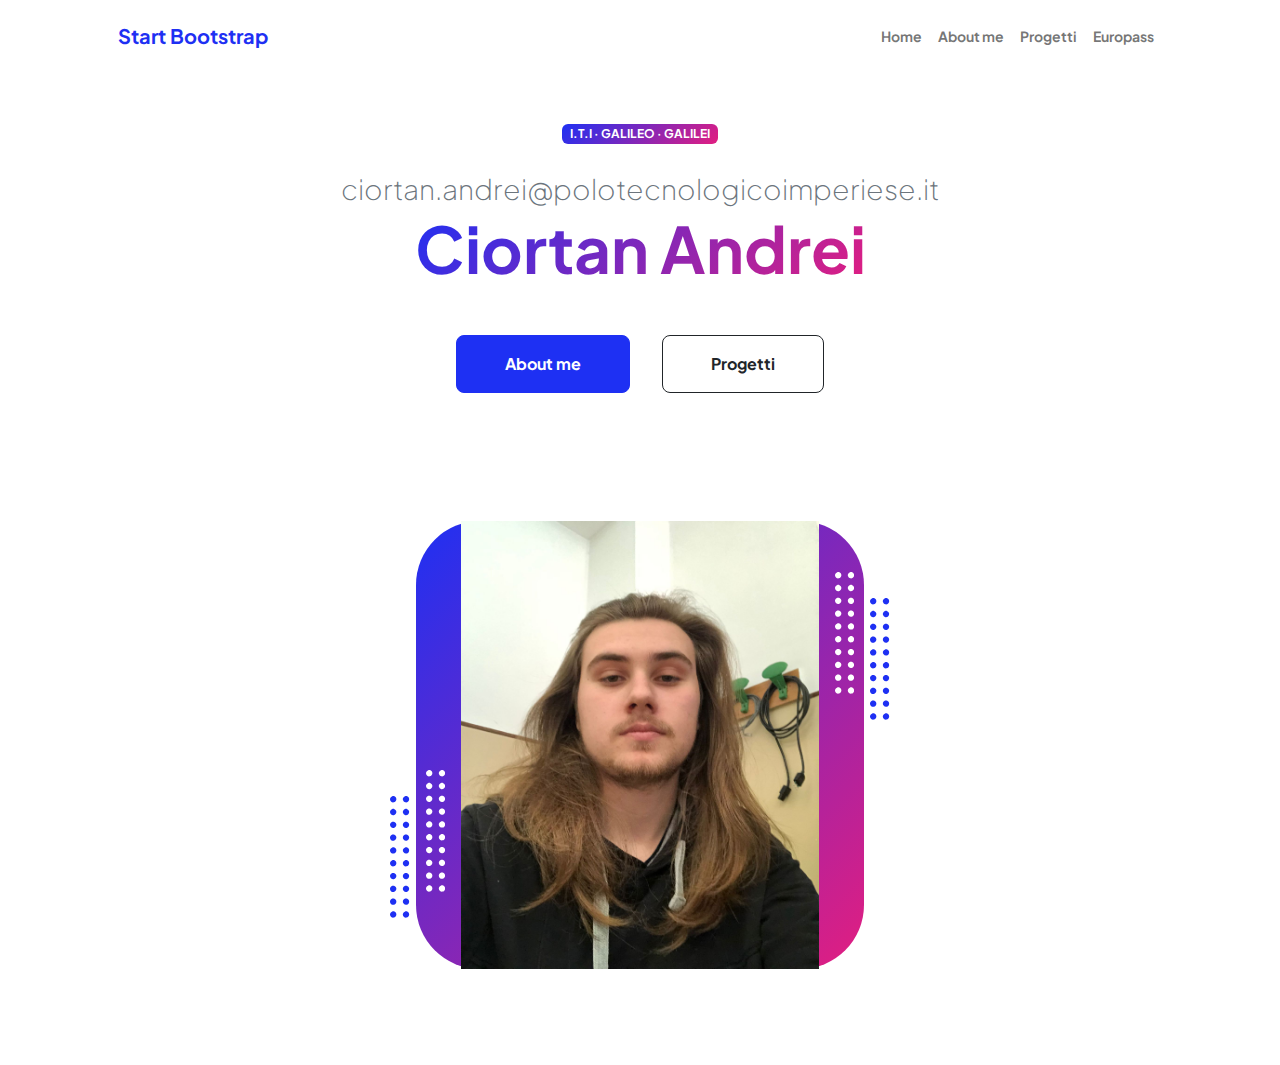
<file: index.html>
<!DOCTYPE html>
<html lang="en">
    <head>
        <meta charset="utf-8" />
        <meta name="viewport" content="width=device-width, initial-scale=1, shrink-to-fit=no" />
        <meta name="description" content="" />
        <meta name="author" content="" />
        <title>Personal - Start Bootstrap Theme</title>
        <!-- Favicon-->
        <link rel="icon" type="image/x-icon" href="assets/favicon.ico" />
        <!-- Custom Google font-->
        <link rel="preconnect" href="https://fonts.googleapis.com" />
        <link rel="preconnect" href="https://fonts.gstatic.com" crossorigin />
        <link href="https://fonts.googleapis.com/css2?family=Plus+Jakarta+Sans:wght@100;200;300;400;500;600;700;800;900&amp;display=swap" rel="stylesheet" />
        <!-- Bootstrap icons-->
        <link href="https://cdn.jsdelivr.net/npm/bootstrap-icons@1.8.1/font/bootstrap-icons.css" rel="stylesheet" />
        <!-- Core theme CSS (includes Bootstrap)-->
        <link href="css/styles.css" rel="stylesheet" />
    </head>
    <body class="d-flex flex-column h-100">
        <main class="flex-shrink-0">
            <!-- Navigation-->
            <nav class="navbar navbar-expand-lg navbar-light bg-white py-3">
                <div class="container px-5">
                    <a class="navbar-brand" href="index.html"><span class="fw-bolder text-primary">Start Bootstrap</span></a>
                    <button class="navbar-toggler" type="button" data-bs-toggle="collapse" data-bs-target="#navbarSupportedContent" aria-controls="navbarSupportedContent" aria-expanded="false" aria-label="Toggle navigation"><span class="navbar-toggler-icon"></span></button>
                    <div class="collapse navbar-collapse" id="navbarSupportedContent">
                        <ul class="navbar-nav ms-auto mb-2 mb-lg-0 small fw-bolder">
                            <li class="nav-item"><a class="nav-link" href="index.html">Home</a></li>
                            <li class="nav-item"><a class="nav-link" href="resume.html">About me</a></li>
                            <li class="nav-item"><a class="nav-link" href="projects.html">Progetti</a></li>
                            <li class="nav-item"><a class="nav-link" href="https://europa.eu/europass/eportfolio/api/eprofile/shared-profile/f57600c1-5932-4915-af40-7e7634177da6?view=html">Europass</a></li>
                        </ul>
                    </div>
                </div>
            </nav>
            <!-- Header-->
            <header class="py-5">
                <div class="container px-5 pb-5">
                    <div class="row gx-5 align-items-center">
                        <div class="col-xxl-5">
                            <!-- Header text content-->
                            <div class="text-center text-xxl-start">
                                <div class="badge bg-gradient-primary-to-secondary text-white mb-4"><div class="text-uppercase">I.T.I &middot; Galileo &middot; Galilei</div></div>
                                <div class="fs-3 fw-light text-muted">ciortan.andrei@polotecnologicoimperiese.it</div>
                                <h1 class="display-3 fw-bolder mb-5"><span class="text-gradient d-inline">Ciortan Andrei</span></h1>
                                <div class="d-grid gap-3 d-sm-flex justify-content-sm-center justify-content-xxl-start mb-3">
                                    <a class="btn btn-primary btn-lg px-5 py-3 me-sm-3 fs-6 fw-bolder" href="resume.html">About me</a>
                                    <a class="btn btn-outline-dark btn-lg px-5 py-3 fs-6 fw-bolder" href="projects.html">Progetti</a>
                                </div>
                            </div>
                        </div>
                        <div class="col-xxl-7">
                            <!-- Header profile picture-->
                            <div class="d-flex justify-content-center mt-5 mt-xxl-0">
                                <div class="profile bg-gradient-primary-to-secondary">
                                    <!-- TIP: For best results, use a photo with a transparent background like the demo example below-->
                                    <!-- Watch a tutorial on how to do this on YouTube (link)-->
                                    <img class="foto" src="assets/WhatsApp Image 2023-06-28 at 20.47.36.jpeg" alt="..." />
                                    <div class="dots-1">
                                        <!-- SVG Dots-->
                                        <svg version="1.1" xmlns="http://www.w3.org/2000/svg" xmlns:xlink="http://www.w3.org/1999/xlink" x="0px" y="0px" viewBox="0 0 191.6 1215.4" style="enable-background: new 0 0 191.6 1215.4" xml:space="preserve">
                                            <g transform="translate(0.000000,1280.000000) scale(0.100000,-0.100000)">
                                                <path d="M227.7,12788.6c-105-35-200-141-222-248c-43-206,163-412,369-369c155,32,275,190,260,339c-11,105-90,213-190,262        C383.7,12801.6,289.7,12808.6,227.7,12788.6z"></path>
                                                <path d="M1507.7,12788.6c-151-50-253-216-222-362c25-119,136-230,254-255c194-41,395,142,375,339c-11,105-90,213-190,262        C1663.7,12801.6,1569.7,12808.6,1507.7,12788.6z"></path>
                                                <path d="M227.7,11508.6c-105-35-200-141-222-248c-43-206,163-412,369-369c155,32,275,190,260,339c-11,105-90,213-190,262        C383.7,11521.6,289.7,11528.6,227.7,11508.6z"></path>
                                                <path d="M1507.7,11508.6c-151-50-253-216-222-362c25-119,136-230,254-255c194-41,395,142,375,339c-11,105-90,213-190,262        C1663.7,11521.6,1569.7,11528.6,1507.7,11508.6z"></path>
                                                <path d="M227.7,10228.6c-105-35-200-141-222-248c-43-206,163-412,369-369c155,32,275,190,260,339c-11,105-90,213-190,262        C383.7,10241.6,289.7,10248.6,227.7,10228.6z"></path>
                                                <path d="M1507.7,10228.6c-105-35-200-141-222-248c-43-206,163-412,369-369c155,32,275,190,260,339c-11,105-90,213-190,262        C1663.7,10241.6,1569.7,10248.6,1507.7,10228.6z"></path>
                                                <path d="M227.7,8948.6c-105-35-200-141-222-248c-43-206,163-412,369-369c155,32,275,190,260,339c-11,105-90,213-190,262        C383.7,8961.6,289.7,8968.6,227.7,8948.6z"></path>
                                                <path d="M1507.7,8948.6c-105-35-200-141-222-248c-43-206,163-412,369-369c155,32,275,190,260,339c-11,105-90,213-190,262        C1663.7,8961.6,1569.7,8968.6,1507.7,8948.6z"></path>
                                                <path d="M227.7,7668.6c-105-35-200-141-222-248c-43-206,163-412,369-369c155,32,275,190,260,339c-11,105-90,213-190,262        C383.7,7681.6,289.7,7688.6,227.7,7668.6z"></path>
                                                <path d="M1507.7,7668.6c-105-35-200-141-222-248c-43-206,163-412,369-369c155,32,275,190,260,339c-11,105-90,213-190,262        C1663.7,7681.6,1569.7,7688.6,1507.7,7668.6z"></path>
                                                <path d="M227.7,6388.6c-105-35-200-141-222-248c-43-206,163-412,369-369c155,32,275,190,260,339c-11,105-90,213-190,262        C383.7,6401.6,289.7,6408.6,227.7,6388.6z"></path>
                                                <path d="M1507.7,6388.6c-105-35-200-141-222-248c-43-206,163-412,369-369c155,32,275,190,260,339c-11,105-90,213-190,262        C1663.7,6401.6,1569.7,6408.6,1507.7,6388.6z"></path>
                                                <path d="M227.7,5108.6c-105-35-200-141-222-248c-43-206,163-412,369-369c155,32,275,190,260,339c-11,105-90,213-190,262        C383.7,5121.6,289.7,5128.6,227.7,5108.6z"></path>
                                                <path d="M1507.7,5108.6c-105-35-200-141-222-248c-43-206,163-412,369-369c155,32,275,190,260,339c-11,105-90,213-190,262        C1663.7,5121.6,1569.7,5128.6,1507.7,5108.6z"></path>
                                                <path d="M227.7,3828.6c-105-35-200-141-222-248c-43-206,163-412,369-369c155,32,275,190,260,339c-11,105-90,213-190,262        C383.7,3841.6,289.7,3848.6,227.7,3828.6z"></path>
                                                <path d="M1507.7,3828.6c-105-35-200-141-222-248c-43-206,163-412,369-369c155,32,275,190,260,339c-11,105-90,213-190,262        C1663.7,3841.6,1569.7,3848.6,1507.7,3828.6z"></path>
                                                <path d="M227.7,2548.6c-105-35-200-141-222-248c-43-206,163-412,369-369c155,32,275,190,260,339c-11,105-90,213-190,262        C383.7,2561.6,289.7,2568.6,227.7,2548.6z"></path>
                                                <path d="M1507.7,2548.6c-105-35-200-141-222-248c-43-206,163-412,369-369c155,32,275,190,260,339c-11,105-90,213-190,262        C1663.7,2561.6,1569.7,2568.6,1507.7,2548.6z"></path>
                                                <path d="M227.7,1268.6c-105-35-200-141-222-248c-43-206,163-412,369-369c155,32,275,190,260,339c-11,105-90,213-190,262        C383.7,1281.6,289.7,1288.6,227.7,1268.6z"></path>
                                                <path d="M1507.7,1268.6c-105-35-200-141-222-248c-43-206,163-412,369-369c155,32,275,190,260,339c-11,105-90,213-190,262        C1663.7,1281.6,1569.7,1288.6,1507.7,1268.6z"></path>
                                            </g>
                                        </svg>
                                        <!-- END of SVG dots-->
                                    </div>
                                    <div class="dots-2">
                                        <!-- SVG Dots-->
                                        <svg version="1.1" xmlns="http://www.w3.org/2000/svg" xmlns:xlink="http://www.w3.org/1999/xlink" x="0px" y="0px" viewBox="0 0 191.6 1215.4" style="enable-background: new 0 0 191.6 1215.4" xml:space="preserve">
                                            <g transform="translate(0.000000,1280.000000) scale(0.100000,-0.100000)">
                                                <path d="M227.7,12788.6c-105-35-200-141-222-248c-43-206,163-412,369-369c155,32,275,190,260,339c-11,105-90,213-190,262        C383.7,12801.6,289.7,12808.6,227.7,12788.6z"></path>
                                                <path d="M1507.7,12788.6c-151-50-253-216-222-362c25-119,136-230,254-255c194-41,395,142,375,339c-11,105-90,213-190,262        C1663.7,12801.6,1569.7,12808.6,1507.7,12788.6z"></path>
                                                <path d="M227.7,11508.6c-105-35-200-141-222-248c-43-206,163-412,369-369c155,32,275,190,260,339c-11,105-90,213-190,262        C383.7,11521.6,289.7,11528.6,227.7,11508.6z"></path>
                                                <path d="M1507.7,11508.6c-151-50-253-216-222-362c25-119,136-230,254-255c194-41,395,142,375,339c-11,105-90,213-190,262        C1663.7,11521.6,1569.7,11528.6,1507.7,11508.6z"></path>
                                                <path d="M227.7,10228.6c-105-35-200-141-222-248c-43-206,163-412,369-369c155,32,275,190,260,339c-11,105-90,213-190,262        C383.7,10241.6,289.7,10248.6,227.7,10228.6z"></path>
                                                <path d="M1507.7,10228.6c-105-35-200-141-222-248c-43-206,163-412,369-369c155,32,275,190,260,339c-11,105-90,213-190,262        C1663.7,10241.6,1569.7,10248.6,1507.7,10228.6z"></path>
                                                <path d="M227.7,8948.6c-105-35-200-141-222-248c-43-206,163-412,369-369c155,32,275,190,260,339c-11,105-90,213-190,262        C383.7,8961.6,289.7,8968.6,227.7,8948.6z"></path>
                                                <path d="M1507.7,8948.6c-105-35-200-141-222-248c-43-206,163-412,369-369c155,32,275,190,260,339c-11,105-90,213-190,262        C1663.7,8961.6,1569.7,8968.6,1507.7,8948.6z"></path>
                                                <path d="M227.7,7668.6c-105-35-200-141-222-248c-43-206,163-412,369-369c155,32,275,190,260,339c-11,105-90,213-190,262        C383.7,7681.6,289.7,7688.6,227.7,7668.6z"></path>
                                                <path d="M1507.7,7668.6c-105-35-200-141-222-248c-43-206,163-412,369-369c155,32,275,190,260,339c-11,105-90,213-190,262        C1663.7,7681.6,1569.7,7688.6,1507.7,7668.6z"></path>
                                                <path d="M227.7,6388.6c-105-35-200-141-222-248c-43-206,163-412,369-369c155,32,275,190,260,339c-11,105-90,213-190,262        C383.7,6401.6,289.7,6408.6,227.7,6388.6z"></path>
                                                <path d="M1507.7,6388.6c-105-35-200-141-222-248c-43-206,163-412,369-369c155,32,275,190,260,339c-11,105-90,213-190,262        C1663.7,6401.6,1569.7,6408.6,1507.7,6388.6z"></path>
                                                <path d="M227.7,5108.6c-105-35-200-141-222-248c-43-206,163-412,369-369c155,32,275,190,260,339c-11,105-90,213-190,262        C383.7,5121.6,289.7,5128.6,227.7,5108.6z"></path>
                                                <path d="M1507.7,5108.6c-105-35-200-141-222-248c-43-206,163-412,369-369c155,32,275,190,260,339c-11,105-90,213-190,262        C1663.7,5121.6,1569.7,5128.6,1507.7,5108.6z"></path>
                                                <path d="M227.7,3828.6c-105-35-200-141-222-248c-43-206,163-412,369-369c155,32,275,190,260,339c-11,105-90,213-190,262        C383.7,3841.6,289.7,3848.6,227.7,3828.6z"></path>
                                                <path d="M1507.7,3828.6c-105-35-200-141-222-248c-43-206,163-412,369-369c155,32,275,190,260,339c-11,105-90,213-190,262        C1663.7,3841.6,1569.7,3848.6,1507.7,3828.6z"></path>
                                                <path d="M227.7,2548.6c-105-35-200-141-222-248c-43-206,163-412,369-369c155,32,275,190,260,339c-11,105-90,213-190,262        C383.7,2561.6,289.7,2568.6,227.7,2548.6z"></path>
                                                <path d="M1507.7,2548.6c-105-35-200-141-222-248c-43-206,163-412,369-369c155,32,275,190,260,339c-11,105-90,213-190,262        C1663.7,2561.6,1569.7,2568.6,1507.7,2548.6z"></path>
                                                <path d="M227.7,1268.6c-105-35-200-141-222-248c-43-206,163-412,369-369c155,32,275,190,260,339c-11,105-90,213-190,262        C383.7,1281.6,289.7,1288.6,227.7,1268.6z"></path>
                                                <path d="M1507.7,1268.6c-105-35-200-141-222-248c-43-206,163-412,369-369c155,32,275,190,260,339c-11,105-90,213-190,262        C1663.7,1281.6,1569.7,1288.6,1507.7,1268.6z"></path>
                                            </g>
                                        </svg>
                                        <!-- END of SVG dots-->
                                    </div>
                                    <div class="dots-3">
                                        <!-- SVG Dots-->
                                        <svg version="1.1" xmlns="http://www.w3.org/2000/svg" xmlns:xlink="http://www.w3.org/1999/xlink" x="0px" y="0px" viewBox="0 0 191.6 1215.4" style="enable-background: new 0 0 191.6 1215.4" xml:space="preserve">
                                            <g transform="translate(0.000000,1280.000000) scale(0.100000,-0.100000)">
                                                <path d="M227.7,12788.6c-105-35-200-141-222-248c-43-206,163-412,369-369c155,32,275,190,260,339c-11,105-90,213-190,262        C383.7,12801.6,289.7,12808.6,227.7,12788.6z"></path>
                                                <path d="M1507.7,12788.6c-151-50-253-216-222-362c25-119,136-230,254-255c194-41,395,142,375,339c-11,105-90,213-190,262        C1663.7,12801.6,1569.7,12808.6,1507.7,12788.6z"></path>
                                                <path d="M227.7,11508.6c-105-35-200-141-222-248c-43-206,163-412,369-369c155,32,275,190,260,339c-11,105-90,213-190,262        C383.7,11521.6,289.7,11528.6,227.7,11508.6z"></path>
                                                <path d="M1507.7,11508.6c-151-50-253-216-222-362c25-119,136-230,254-255c194-41,395,142,375,339c-11,105-90,213-190,262        C1663.7,11521.6,1569.7,11528.6,1507.7,11508.6z"></path>
                                                <path d="M227.7,10228.6c-105-35-200-141-222-248c-43-206,163-412,369-369c155,32,275,190,260,339c-11,105-90,213-190,262        C383.7,10241.6,289.7,10248.6,227.7,10228.6z"></path>
                                                <path d="M1507.7,10228.6c-105-35-200-141-222-248c-43-206,163-412,369-369c155,32,275,190,260,339c-11,105-90,213-190,262        C1663.7,10241.6,1569.7,10248.6,1507.7,10228.6z"></path>
                                                <path d="M227.7,8948.6c-105-35-200-141-222-248c-43-206,163-412,369-369c155,32,275,190,260,339c-11,105-90,213-190,262        C383.7,8961.6,289.7,8968.6,227.7,8948.6z"></path>
                                                <path d="M1507.7,8948.6c-105-35-200-141-222-248c-43-206,163-412,369-369c155,32,275,190,260,339c-11,105-90,213-190,262        C1663.7,8961.6,1569.7,8968.6,1507.7,8948.6z"></path>
                                                <path d="M227.7,7668.6c-105-35-200-141-222-248c-43-206,163-412,369-369c155,32,275,190,260,339c-11,105-90,213-190,262        C383.7,7681.6,289.7,7688.6,227.7,7668.6z"></path>
                                                <path d="M1507.7,7668.6c-105-35-200-141-222-248c-43-206,163-412,369-369c155,32,275,190,260,339c-11,105-90,213-190,262        C1663.7,7681.6,1569.7,7688.6,1507.7,7668.6z"></path>
                                                <path d="M227.7,6388.6c-105-35-200-141-222-248c-43-206,163-412,369-369c155,32,275,190,260,339c-11,105-90,213-190,262        C383.7,6401.6,289.7,6408.6,227.7,6388.6z"></path>
                                                <path d="M1507.7,6388.6c-105-35-200-141-222-248c-43-206,163-412,369-369c155,32,275,190,260,339c-11,105-90,213-190,262        C1663.7,6401.6,1569.7,6408.6,1507.7,6388.6z"></path>
                                                <path d="M227.7,5108.6c-105-35-200-141-222-248c-43-206,163-412,369-369c155,32,275,190,260,339c-11,105-90,213-190,262        C383.7,5121.6,289.7,5128.6,227.7,5108.6z"></path>
                                                <path d="M1507.7,5108.6c-105-35-200-141-222-248c-43-206,163-412,369-369c155,32,275,190,260,339c-11,105-90,213-190,262        C1663.7,5121.6,1569.7,5128.6,1507.7,5108.6z"></path>
                                                <path d="M227.7,3828.6c-105-35-200-141-222-248c-43-206,163-412,369-369c155,32,275,190,260,339c-11,105-90,213-190,262        C383.7,3841.6,289.7,3848.6,227.7,3828.6z"></path>
                                                <path d="M1507.7,3828.6c-105-35-200-141-222-248c-43-206,163-412,369-369c155,32,275,190,260,339c-11,105-90,213-190,262        C1663.7,3841.6,1569.7,3848.6,1507.7,3828.6z"></path>
                                                <path d="M227.7,2548.6c-105-35-200-141-222-248c-43-206,163-412,369-369c155,32,275,190,260,339c-11,105-90,213-190,262        C383.7,2561.6,289.7,2568.6,227.7,2548.6z"></path>
                                                <path d="M1507.7,2548.6c-105-35-200-141-222-248c-43-206,163-412,369-369c155,32,275,190,260,339c-11,105-90,213-190,262        C1663.7,2561.6,1569.7,2568.6,1507.7,2548.6z"></path>
                                                <path d="M227.7,1268.6c-105-35-200-141-222-248c-43-206,163-412,369-369c155,32,275,190,260,339c-11,105-90,213-190,262        C383.7,1281.6,289.7,1288.6,227.7,1268.6z"></path>
                                                <path d="M1507.7,1268.6c-105-35-200-141-222-248c-43-206,163-412,369-369c155,32,275,190,260,339c-11,105-90,213-190,262        C1663.7,1281.6,1569.7,1288.6,1507.7,1268.6z"></path>
                                            </g>
                                        </svg>
                                        <!-- END of SVG dots-->
                                    </div>
                                    <div class="dots-4">
                                        <!-- SVG Dots-->
                                        <svg version="1.1" xmlns="http://www.w3.org/2000/svg" xmlns:xlink="http://www.w3.org/1999/xlink" x="0px" y="0px" viewBox="0 0 191.6 1215.4" style="enable-background: new 0 0 191.6 1215.4" xml:space="preserve">
                                            <g transform="translate(0.000000,1280.000000) scale(0.100000,-0.100000)">
                                                <path d="M227.7,12788.6c-105-35-200-141-222-248c-43-206,163-412,369-369c155,32,275,190,260,339c-11,105-90,213-190,262        C383.7,12801.6,289.7,12808.6,227.7,12788.6z"></path>
                                                <path d="M1507.7,12788.6c-151-50-253-216-222-362c25-119,136-230,254-255c194-41,395,142,375,339c-11,105-90,213-190,262        C1663.7,12801.6,1569.7,12808.6,1507.7,12788.6z"></path>
                                                <path d="M227.7,11508.6c-105-35-200-141-222-248c-43-206,163-412,369-369c155,32,275,190,260,339c-11,105-90,213-190,262        C383.7,11521.6,289.7,11528.6,227.7,11508.6z"></path>
                                                <path d="M1507.7,11508.6c-151-50-253-216-222-362c25-119,136-230,254-255c194-41,395,142,375,339c-11,105-90,213-190,262        C1663.7,11521.6,1569.7,11528.6,1507.7,11508.6z"></path>
                                                <path d="M227.7,10228.6c-105-35-200-141-222-248c-43-206,163-412,369-369c155,32,275,190,260,339c-11,105-90,213-190,262        C383.7,10241.6,289.7,10248.6,227.7,10228.6z"></path>
                                                <path d="M1507.7,10228.6c-105-35-200-141-222-248c-43-206,163-412,369-369c155,32,275,190,260,339c-11,105-90,213-190,262        C1663.7,10241.6,1569.7,10248.6,1507.7,10228.6z"></path>
                                                <path d="M227.7,8948.6c-105-35-200-141-222-248c-43-206,163-412,369-369c155,32,275,190,260,339c-11,105-90,213-190,262        C383.7,8961.6,289.7,8968.6,227.7,8948.6z"></path>
                                                <path d="M1507.7,8948.6c-105-35-200-141-222-248c-43-206,163-412,369-369c155,32,275,190,260,339c-11,105-90,213-190,262        C1663.7,8961.6,1569.7,8968.6,1507.7,8948.6z"></path>
                                                <path d="M227.7,7668.6c-105-35-200-141-222-248c-43-206,163-412,369-369c155,32,275,190,260,339c-11,105-90,213-190,262        C383.7,7681.6,289.7,7688.6,227.7,7668.6z"></path>
                                                <path d="M1507.7,7668.6c-105-35-200-141-222-248c-43-206,163-412,369-369c155,32,275,190,260,339c-11,105-90,213-190,262        C1663.7,7681.6,1569.7,7688.6,1507.7,7668.6z"></path>
                                                <path d="M227.7,6388.6c-105-35-200-141-222-248c-43-206,163-412,369-369c155,32,275,190,260,339c-11,105-90,213-190,262        C383.7,6401.6,289.7,6408.6,227.7,6388.6z"></path>
                                                <path d="M1507.7,6388.6c-105-35-200-141-222-248c-43-206,163-412,369-369c155,32,275,190,260,339c-11,105-90,213-190,262        C1663.7,6401.6,1569.7,6408.6,1507.7,6388.6z"></path>
                                                <path d="M227.7,5108.6c-105-35-200-141-222-248c-43-206,163-412,369-369c155,32,275,190,260,339c-11,105-90,213-190,262        C383.7,5121.6,289.7,5128.6,227.7,5108.6z"></path>
                                                <path d="M1507.7,5108.6c-105-35-200-141-222-248c-43-206,163-412,369-369c155,32,275,190,260,339c-11,105-90,213-190,262        C1663.7,5121.6,1569.7,5128.6,1507.7,5108.6z"></path>
                                                <path d="M227.7,3828.6c-105-35-200-141-222-248c-43-206,163-412,369-369c155,32,275,190,260,339c-11,105-90,213-190,262        C383.7,3841.6,289.7,3848.6,227.7,3828.6z"></path>
                                                <path d="M1507.7,3828.6c-105-35-200-141-222-248c-43-206,163-412,369-369c155,32,275,190,260,339c-11,105-90,213-190,262        C1663.7,3841.6,1569.7,3848.6,1507.7,3828.6z"></path>
                                                <path d="M227.7,2548.6c-105-35-200-141-222-248c-43-206,163-412,369-369c155,32,275,190,260,339c-11,105-90,213-190,262        C383.7,2561.6,289.7,2568.6,227.7,2548.6z"></path>
                                                <path d="M1507.7,2548.6c-105-35-200-141-222-248c-43-206,163-412,369-369c155,32,275,190,260,339c-11,105-90,213-190,262        C1663.7,2561.6,1569.7,2568.6,1507.7,2548.6z"></path>
                                                <path d="M227.7,1268.6c-105-35-200-141-222-248c-43-206,163-412,369-369c155,32,275,190,260,339c-11,105-90,213-190,262        C383.7,1281.6,289.7,1288.6,227.7,1268.6z"></path>
                                                <path d="M1507.7,1268.6c-105-35-200-141-222-248c-43-206,163-412,369-369c155,32,275,190,260,339c-11,105-90,213-190,262        C1663.7,1281.6,1569.7,1288.6,1507.7,1268.6z"></path>
                                            </g>
                                        </svg>
                                        <!-- END of SVG dots-->
                                    </div>
                                </div>
                            </div>
                        </div>
                    </div>
                </div>
            </header>
            <!-- About Section-->
      
        </main>
        <!-- Footer-->
       
        <!-- Bootstrap core JS-->
        <script src="https://cdn.jsdelivr.net/npm/bootstrap@5.2.3/dist/js/bootstrap.bundle.min.js"></script>
        <!-- Core theme JS-->
        <script src="js/scripts.js"></script>
    </body>
</html>
</file>
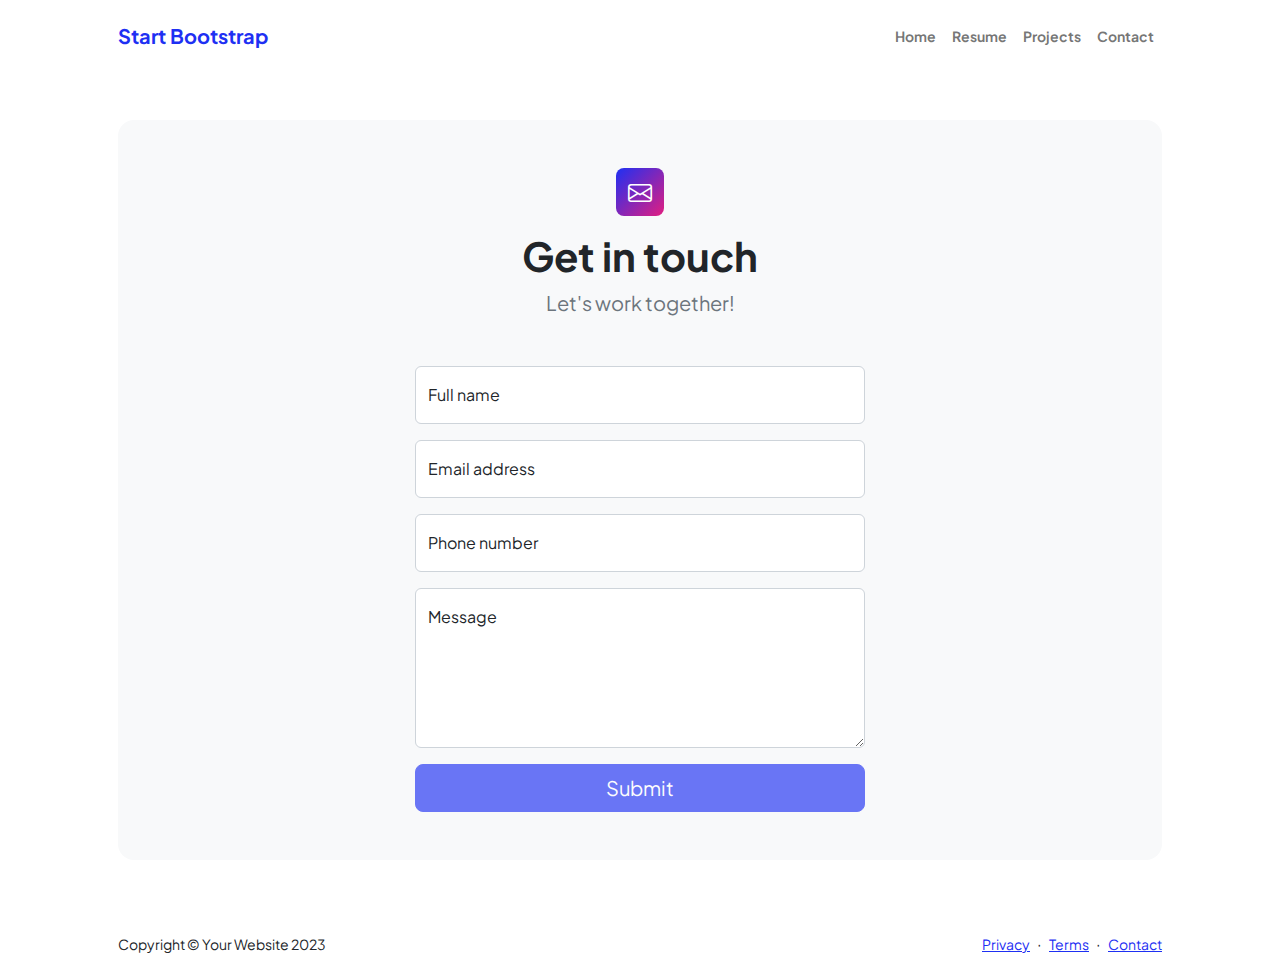
<file: contact.html>
<!DOCTYPE html>
<html lang="en">
    <head>
        <meta charset="utf-8" />
        <meta name="viewport" content="width=device-width, initial-scale=1, shrink-to-fit=no" />
        <meta name="description" content />
        <meta name="author" content />
        <title>Modern Business - Start Bootstrap Template</title>
        <!-- Favicon-->
        <link rel="icon" type="image/x-icon" href="assets/favicon.ico" />
        <!-- Custom Google font-->
        <link rel="preconnect" href="https://fonts.googleapis.com" />
        <link rel="preconnect" href="https://fonts.gstatic.com" crossorigin />
        <link href="https://fonts.googleapis.com/css2?family=Plus+Jakarta+Sans:wght@100;200;300;400;500;600;700;800;900&amp;display=swap" rel="stylesheet" />
        <!-- Bootstrap icons-->
        <link href="https://cdn.jsdelivr.net/npm/bootstrap-icons@1.8.1/font/bootstrap-icons.css" rel="stylesheet" />
        <!-- Core theme CSS (includes Bootstrap)-->
        <link href="css/styles.css" rel="stylesheet" />
    </head>
    <body class="d-flex flex-column">
        <main class="flex-shrink-0">
            <!-- Navigation-->
            <nav class="navbar navbar-expand-lg navbar-light bg-white py-3">
                <div class="container px-5">
                    <a class="navbar-brand" href="index.html"><span class="fw-bolder text-primary">Start Bootstrap</span></a>
                    <button class="navbar-toggler" type="button" data-bs-toggle="collapse" data-bs-target="#navbarSupportedContent" aria-controls="navbarSupportedContent" aria-expanded="false" aria-label="Toggle navigation"><span class="navbar-toggler-icon"></span></button>
                    <div class="collapse navbar-collapse" id="navbarSupportedContent">
                        <ul class="navbar-nav ms-auto mb-2 mb-lg-0 small fw-bolder">
                            <li class="nav-item"><a class="nav-link" href="index.html">Home</a></li>
                            <li class="nav-item"><a class="nav-link" href="resume.html">Resume</a></li>
                            <li class="nav-item"><a class="nav-link" href="projects.html">Projects</a></li>
                            <li class="nav-item"><a class="nav-link" href="contact.html">Contact</a></li>
                        </ul>
                    </div>
                </div>
            </nav>
            <!-- Page content-->
            <section class="py-5">
                <div class="container px-5">
                    <!-- Contact form-->
                    <div class="bg-light rounded-4 py-5 px-4 px-md-5">
                        <div class="text-center mb-5">
                            <div class="feature bg-primary bg-gradient-primary-to-secondary text-white rounded-3 mb-3"><i class="bi bi-envelope"></i></div>
                            <h1 class="fw-bolder">Get in touch</h1>
                            <p class="lead fw-normal text-muted mb-0">Let's work together!</p>
                        </div>
                        <div class="row gx-5 justify-content-center">
                            <div class="col-lg-8 col-xl-6">
                                <!-- * * * * * * * * * * * * * * *-->
                                <!-- * * SB Forms Contact Form * *-->
                                <!-- * * * * * * * * * * * * * * *-->
                                <!-- This form is pre-integrated with SB Forms.-->
                                <!-- To make this form functional, sign up at-->
                                <!-- https://startbootstrap.com/solution/contact-forms-->
                                <!-- to get an API token!-->
                                <form id="contactForm" data-sb-form-api-token="API_TOKEN">
                                    <!-- Name input-->
                                    <div class="form-floating mb-3">
                                        <input class="form-control" id="name" type="text" placeholder="Enter your name..." data-sb-validations="required" />
                                        <label for="name">Full name</label>
                                        <div class="invalid-feedback" data-sb-feedback="name:required">A name is required.</div>
                                    </div>
                                    <!-- Email address input-->
                                    <div class="form-floating mb-3">
                                        <input class="form-control" id="email" type="email" placeholder="name@example.com" data-sb-validations="required,email" />
                                        <label for="email">Email address</label>
                                        <div class="invalid-feedback" data-sb-feedback="email:required">An email is required.</div>
                                        <div class="invalid-feedback" data-sb-feedback="email:email">Email is not valid.</div>
                                    </div>
                                    <!-- Phone number input-->
                                    <div class="form-floating mb-3">
                                        <input class="form-control" id="phone" type="tel" placeholder="(123) 456-7890" data-sb-validations="required" />
                                        <label for="phone">Phone number</label>
                                        <div class="invalid-feedback" data-sb-feedback="phone:required">A phone number is required.</div>
                                    </div>
                                    <!-- Message input-->
                                    <div class="form-floating mb-3">
                                        <textarea class="form-control" id="message" type="text" placeholder="Enter your message here..." style="height: 10rem" data-sb-validations="required"></textarea>
                                        <label for="message">Message</label>
                                        <div class="invalid-feedback" data-sb-feedback="message:required">A message is required.</div>
                                    </div>
                                    <!-- Submit success message-->
                                    <!---->
                                    <!-- This is what your users will see when the form-->
                                    <!-- has successfully submitted-->
                                    <div class="d-none" id="submitSuccessMessage">
                                        <div class="text-center mb-3">
                                            <div class="fw-bolder">Form submission successful!</div>
                                            To activate this form, sign up at
                                            <br />
                                            <a href="https://startbootstrap.com/solution/contact-forms">https://startbootstrap.com/solution/contact-forms</a>
                                        </div>
                                    </div>
                                    <!-- Submit error message-->
                                    <!---->
                                    <!-- This is what your users will see when there is-->
                                    <!-- an error submitting the form-->
                                    <div class="d-none" id="submitErrorMessage"><div class="text-center text-danger mb-3">Error sending message!</div></div>
                                    <!-- Submit Button-->
                                    <div class="d-grid"><button class="btn btn-primary btn-lg disabled" id="submitButton" type="submit">Submit</button></div>
                                </form>
                            </div>
                        </div>
                    </div>
                </div>
            </section>
        </main>
        <!-- Footer-->
        <footer class="bg-white py-4 mt-auto">
            <div class="container px-5">
                <div class="row align-items-center justify-content-between flex-column flex-sm-row">
                    <div class="col-auto"><div class="small m-0">Copyright &copy; Your Website 2023</div></div>
                    <div class="col-auto">
                        <a class="small" href="#!">Privacy</a>
                        <span class="mx-1">&middot;</span>
                        <a class="small" href="#!">Terms</a>
                        <span class="mx-1">&middot;</span>
                        <a class="small" href="#!">Contact</a>
                    </div>
                </div>
            </div>
        </footer>
        <!-- Bootstrap core JS-->
        <script src="https://cdn.jsdelivr.net/npm/bootstrap@5.2.3/dist/js/bootstrap.bundle.min.js"></script>
        <!-- Core theme JS-->
        <script src="js/scripts.js"></script>
        <!-- * * * * * * * * * * * * * * * * * * * * * * * * * * * * * * * * * * * * * * * *-->
        <!-- * *                               SB Forms JS                               * *-->
        <!-- * * Activate your form at https://startbootstrap.com/solution/contact-forms * *-->
        <!-- * * * * * * * * * * * * * * * * * * * * * * * * * * * * * * * * * * * * * * * *-->
        <script src="https://cdn.startbootstrap.com/sb-forms-latest.js"></script>
    </body>
</html>
</file>
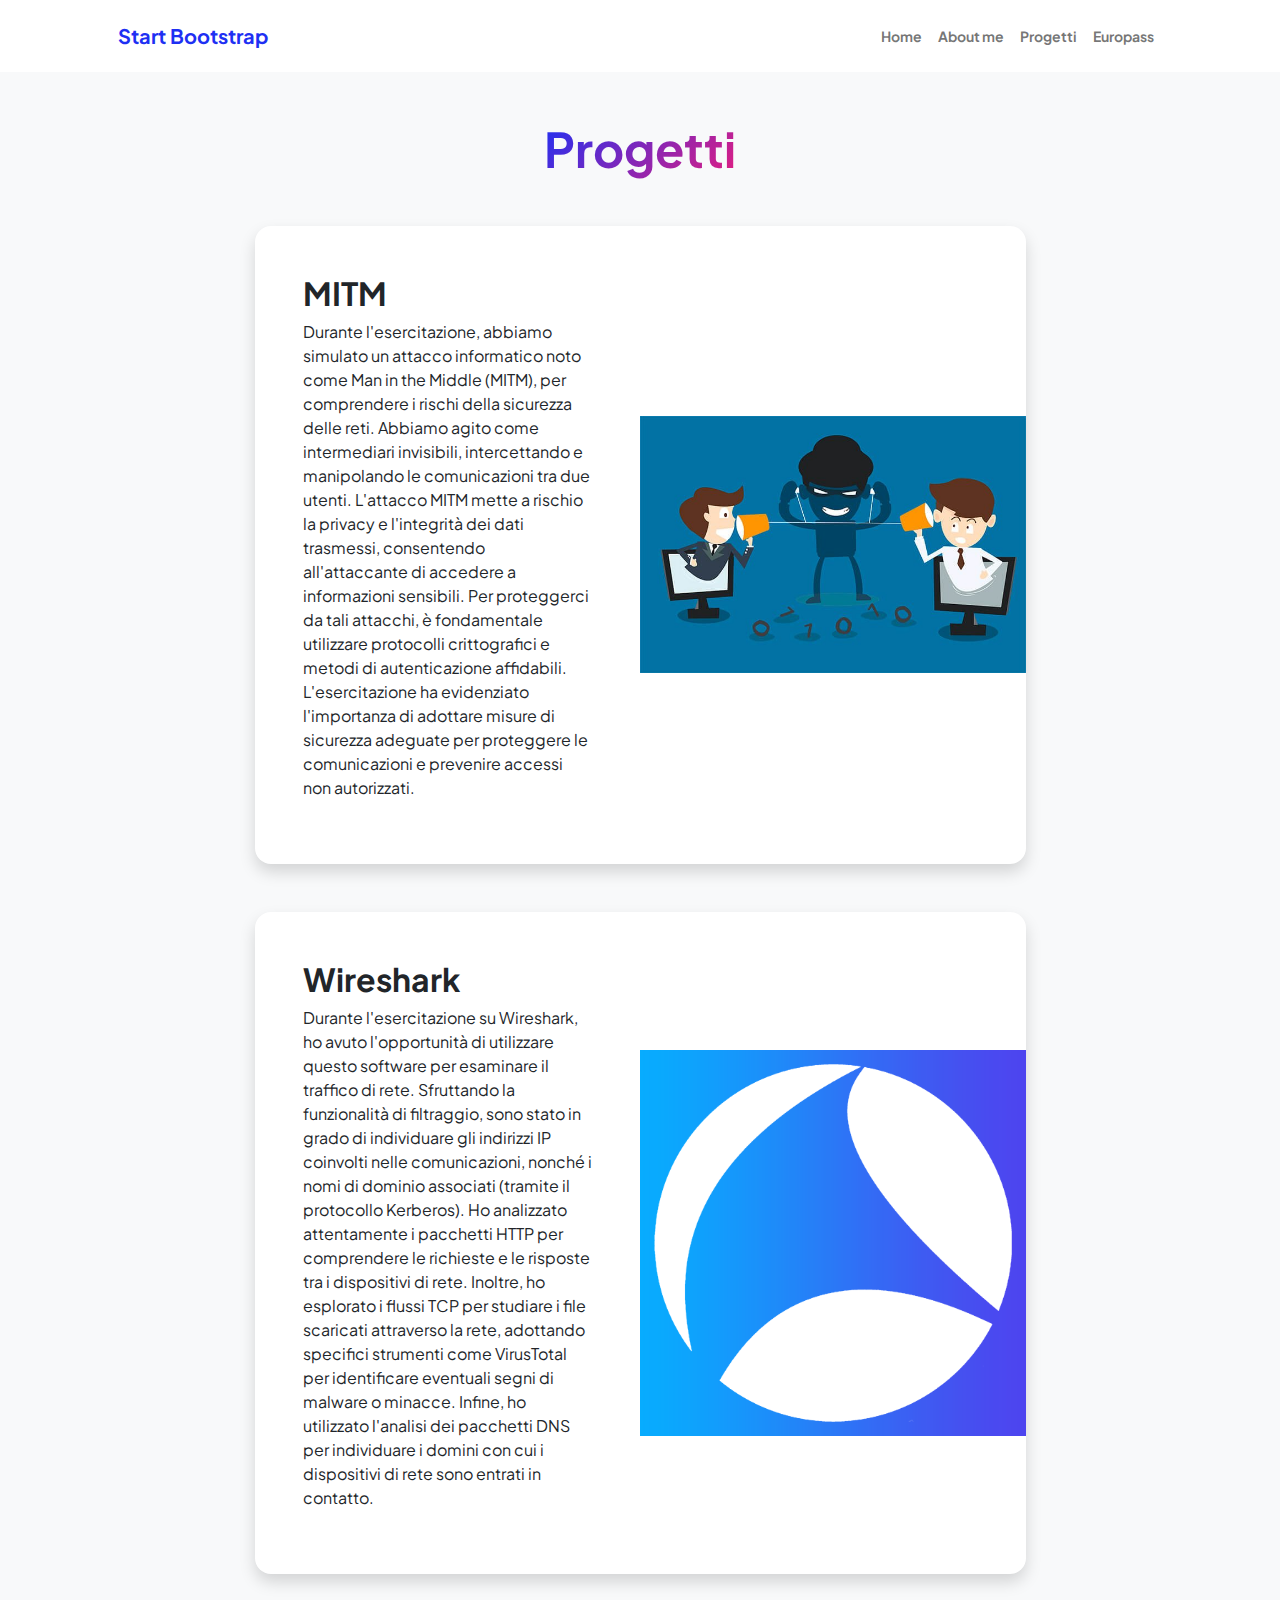
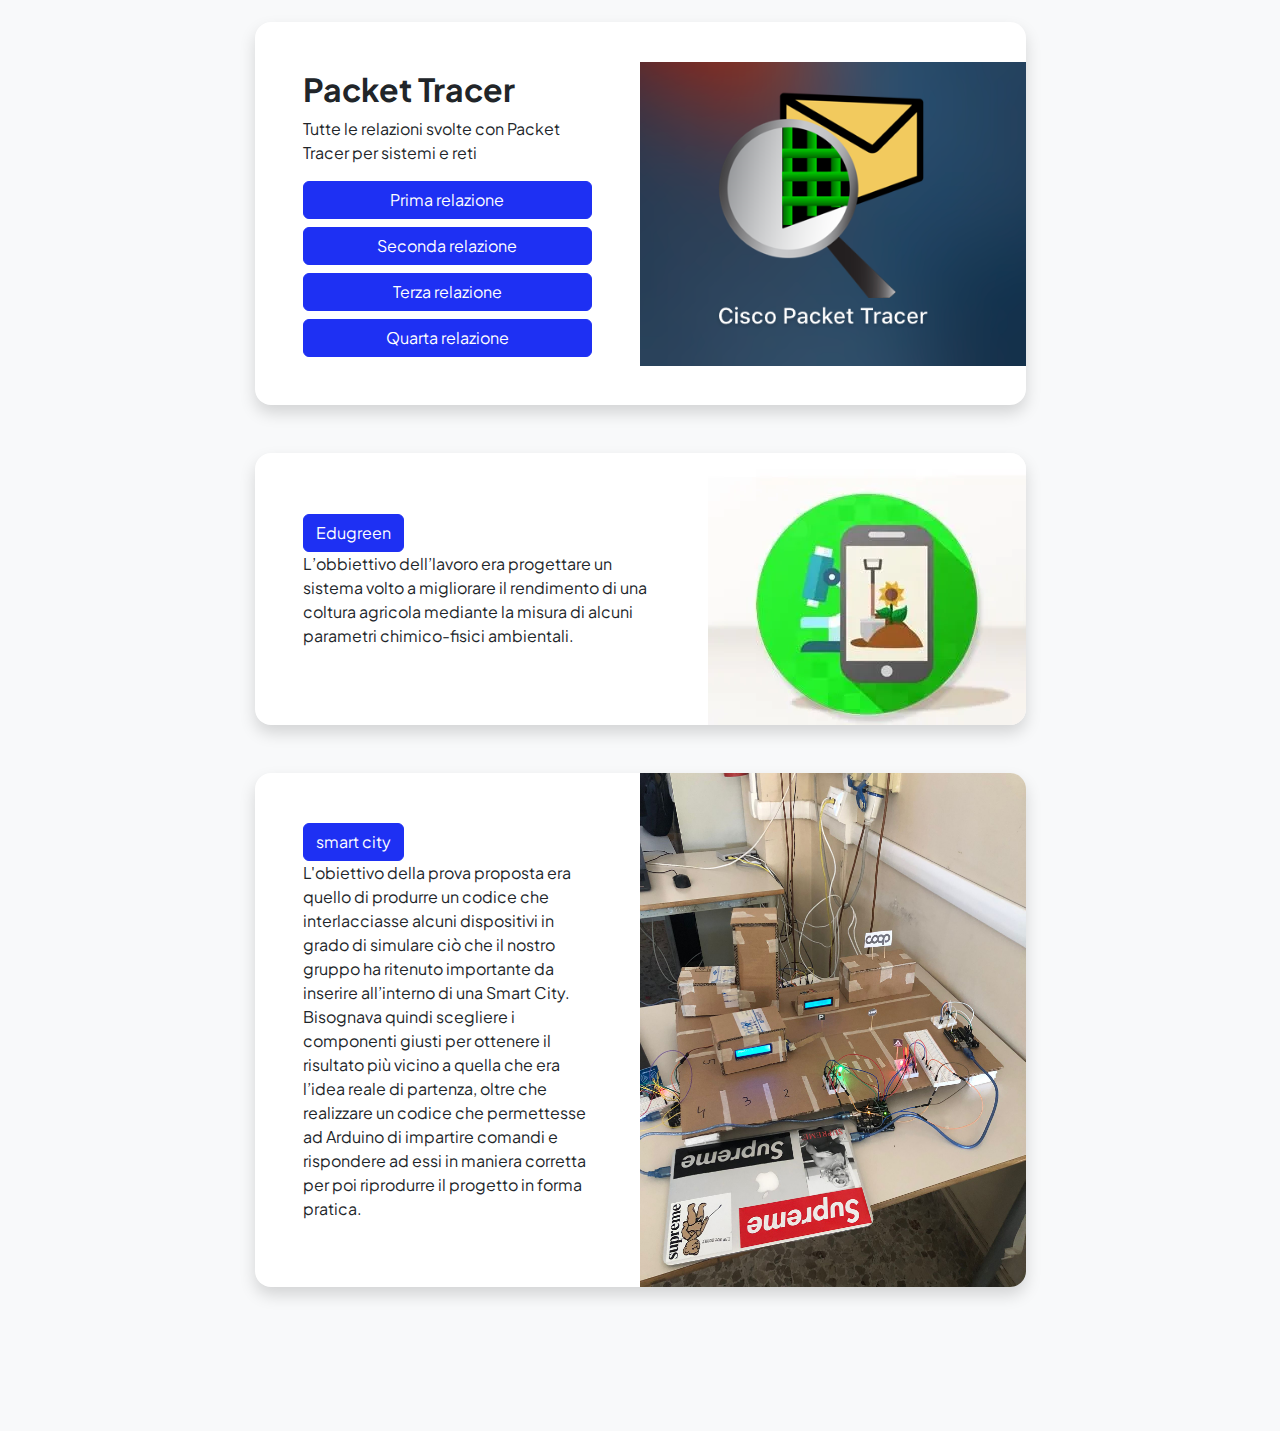
<file: projects.html>
<!DOCTYPE html>
<html lang="en">
    <head>
        <meta charset="utf-8" />
        <meta name="viewport" content="width=device-width, initial-scale=1, shrink-to-fit=no" />
        <meta name="description" content="" />
        <meta name="author" content="" />
        <title>Modern Business - Start Bootstrap Template</title>
        <!-- Favicon-->
        <link rel="icon" type="image/x-icon" href="assets/favicon.ico" />
        <!-- Custom Google font-->
        <link rel="preconnect" href="https://fonts.googleapis.com" />
        <link rel="preconnect" href="https://fonts.gstatic.com" crossorigin />
        <link href="https://fonts.googleapis.com/css2?family=Plus+Jakarta+Sans:wght@100;200;300;400;500;600;700;800;900&amp;display=swap" rel="stylesheet" />
        <!-- Bootstrap icons-->
        <link href="https://cdn.jsdelivr.net/npm/bootstrap-icons@1.8.1/font/bootstrap-icons.css" rel="stylesheet" />
        <!-- Core theme CSS (includes Bootstrap)-->
        <link href="css/styles.css" rel="stylesheet" />
    </head>
    <body class="d-flex flex-column h-100 bg-light">
        <main class="flex-shrink-0">
            <!-- Navigation-->
            <nav class="navbar navbar-expand-lg navbar-light bg-white py-3">
                <div class="container px-5">
                    <a class="navbar-brand" href="index.html"><span class="fw-bolder text-primary">Start Bootstrap</span></a>
                    <button class="navbar-toggler" type="button" data-bs-toggle="collapse" data-bs-target="#navbarSupportedContent" aria-controls="navbarSupportedContent" aria-expanded="false" aria-label="Toggle navigation"><span class="navbar-toggler-icon"></span></button>
                    <div class="collapse navbar-collapse" id="navbarSupportedContent">
                        <ul class="navbar-nav ms-auto mb-2 mb-lg-0 small fw-bolder">
                            <li class="nav-item"><a class="nav-link" href="index.html">Home</a></li>
                            <li class="nav-item"><a class="nav-link" href="resume.html">About me</a></li>
                            <li class="nav-item"><a class="nav-link" href="projects.html">Progetti</a></li>
                            <li class="nav-item"><a class="nav-link" href="https://europa.eu/europass/eportfolio/screen/profile?lang=it">Europass</a></li>
                        </ul>
                    </div>
                </div>
            </nav>
            <!-- Projects Section-->
            <section class="py-5">
                <div class="container px-5 mb-5">
                    <div class="text-center mb-5">
                        <h1 class="display-5 fw-bolder mb-0"><span class="text-gradient d-inline">Progetti</span></h1>
                    </div>
                    <div class="row gx-5 justify-content-center">
                        <div class="col-lg-11 col-xl-9 col-xxl-8">
                            <!-- Packet Tracer -->
                            <div class="card overflow-hidden shadow rounded-4 border-0 mb-5">
                                <div class="card-body p-0">
                                    <div class="d-flex align-items-center">
                                        <div class="p-5">
                                            <h2 class="fw-bolder">MITM</h2>
                                            <p>Durante l'esercitazione, abbiamo simulato un attacco informatico noto come Man in the Middle (MITM), per comprendere i rischi della sicurezza delle reti. Abbiamo agito come intermediari invisibili, intercettando e manipolando le comunicazioni tra due utenti. L'attacco MITM mette a rischio la privacy e l'integrità dei dati trasmessi, consentendo all'attaccante di accedere a informazioni sensibili. Per proteggerci da tali attacchi, è fondamentale utilizzare protocolli crittografici e metodi di autenticazione affidabili. L'esercitazione ha evidenziato l'importanza di adottare misure di sicurezza adeguate per proteggere le comunicazioni e prevenire accessi non autorizzati.</p>
                                        </div>
                                        <img class="img-fluid" src="assets/man-in-the-middle-attack.jpg" alt="..." />
                                    </div>
                                </div>
                            </div>
                            <!-- Wireshark -->
                            <div class="card overflow-hidden shadow rounded-4 border-0">
                                <div class="card-body p-0">
                                    <div class="d-flex align-items-center">
                                        <div class="p-5">
                                            <h2 class="fw-bolder">Wireshark</h2>
                                            <p>Durante l'esercitazione su Wireshark, ho avuto l'opportunità di utilizzare questo software per esaminare il traffico di rete. Sfruttando la funzionalità di filtraggio, sono stato in grado di individuare gli indirizzi IP coinvolti nelle comunicazioni, nonché i nomi di dominio associati (tramite il protocollo Kerberos). Ho analizzato attentamente i pacchetti HTTP per comprendere le richieste e le risposte tra i dispositivi di rete. Inoltre, ho esplorato i flussi TCP per studiare i file scaricati attraverso la rete, adottando specifici strumenti come VirusTotal per identificare eventuali segni di malware o minacce. Infine, ho utilizzato l'analisi dei pacchetti DNS per individuare i domini con cui i dispositivi di rete sono entrati in contatto. </p>
                                        </div>
                                        <img class="img-fluid" src="assets/sflogo-front.png" alt="..." />
                                    </div>
                                </div>
                            </div>
                        </div>
                    </div>
                </div>
                  <!-- 3-->
                <div class="container px-5 mb-5">
                    <div class="row gx-5 justify-content-center">
                        <div class="col-lg-11 col-xl-9 col-xxl-8">
                          <!-- Packet Tracer -->
<div class="card overflow-hidden shadow rounded-4 border-0 mb-5">
    <div class="card-body p-0">
        <div class="d-flex align-items-center">
            <div class="p-5">
                <h2 class="fw-bolder">Packet Tracer</h2>
                <p>Tutte le relazioni svolte con Packet Tracer per sistemi e reti</p>
                <div class="d-grid gap-2">
                    
                    <a href="https://drive.google.com/file/d/1hz_L7Dcx34auOKl_Pmspavs2LjFFcW34/view?usp=drive_web&authuser=0" target="_blank" class="btn btn-primary">Prima relazione</a>
                    <a href="https://drive.google.com/file/d/1Yhgm4LzdEvy8aGL2Uwn12mUc-5MHJltQ/view?usp=drive_web&authuser=0" target="_blank" class="btn btn-primary">Seconda relazione</a>
                    <a href="https://drive.google.com/file/d/1oDQY9SWrRhBQidTbK6e5suIw-hch4x_K/view?usp=drive_web&authuser=0" target="_blank" class="btn btn-primary">Terza relazione</a>
                    <a href="https://drive.google.com/file/d/1bSlt8ISUozDH_zkGydsGJeM60eJhvcwl/view?usp=drive_web&authuser=0" target="_blank" class="btn btn-primary">Quarta relazione</a>
                </div>
            </div>
            <img class="img-fluid" src="assets/0*qBCbEcW7aUv7l75G.png" alt="...">
        </div>
    </div>
</div>



                           
                                    <!-- Packet Tracer -->
<div class="card overflow-hidden shadow rounded-4 border-0 mb-5">
    <div class="card-body p-0">
        <div class="d-flex align-items-center">
            <div class="p-5">
                <a href="https://docs.google.com/document/d/1NIfFfm6OvyPhZqIDCT86myUw6w8GtQdVUvSL01H3QXU/edit?usp=sharing" target="_blank" class="btn btn-primary">Edugreen</a>
                <p>L’obbiettivo dell’lavoro era progettare un sistema volto a migliorare il rendimento di una coltura agricola mediante la misura di alcuni parametri chimico-fisici ambientali.</p>
            </div>
            <img class="img-fluid" src="assets/edugreen-logo.webp" alt="...">
        </div>
    </div>
</div>               



                                    
                      <!-- Packet Tracer -->
<div class="card overflow-hidden shadow rounded-4 border-0 mb-5">
    <div class="card-body p-0">
        <div class="d-flex align-items-center">
            <div class="p-5">
                <a href="https://docs.google.com/document/d/1ZZr4lzNiW-85Fl5viKQfjYy0oirmhbI6d2l3vB4xfiw/edit" target="_blank" class="btn btn-primary">smart city</a>
                <p>L'obiettivo della prova proposta era quello di produrre un codice che interlacciasse alcuni dispositivi in grado di simulare ciò che il nostro gruppo ha ritenuto importante da inserire all’interno di una Smart City.

                    Bisognava quindi scegliere i componenti giusti per ottenere il risultato più vicino a quella che era l’idea reale di partenza, oltre che realizzare un codice che permettesse ad Arduino di impartire comandi e rispondere ad essi in maniera corretta per poi riprodurre il progetto in forma pratica.
                    </p>
            </div>
            <img class="img-fluid" src="assets/WhatsApp Image 2023-05-17 at 22.31.10.jpeg" alt="...">
        </div>
    </div>
</div>
                    
            </section>
            
            <!-- Call to action section-->
         
        </main>
        <!-- Footer-->

        <!-- Bootstrap core JS-->
        <script src="https://cdn.jsdelivr.net/npm/bootstrap@5.2.3/dist/js/bootstrap.bundle.min.js"></script>
        <!-- Core theme JS-->
        <script src="js/scripts.js"></script>
    </body>
</html>
</file>
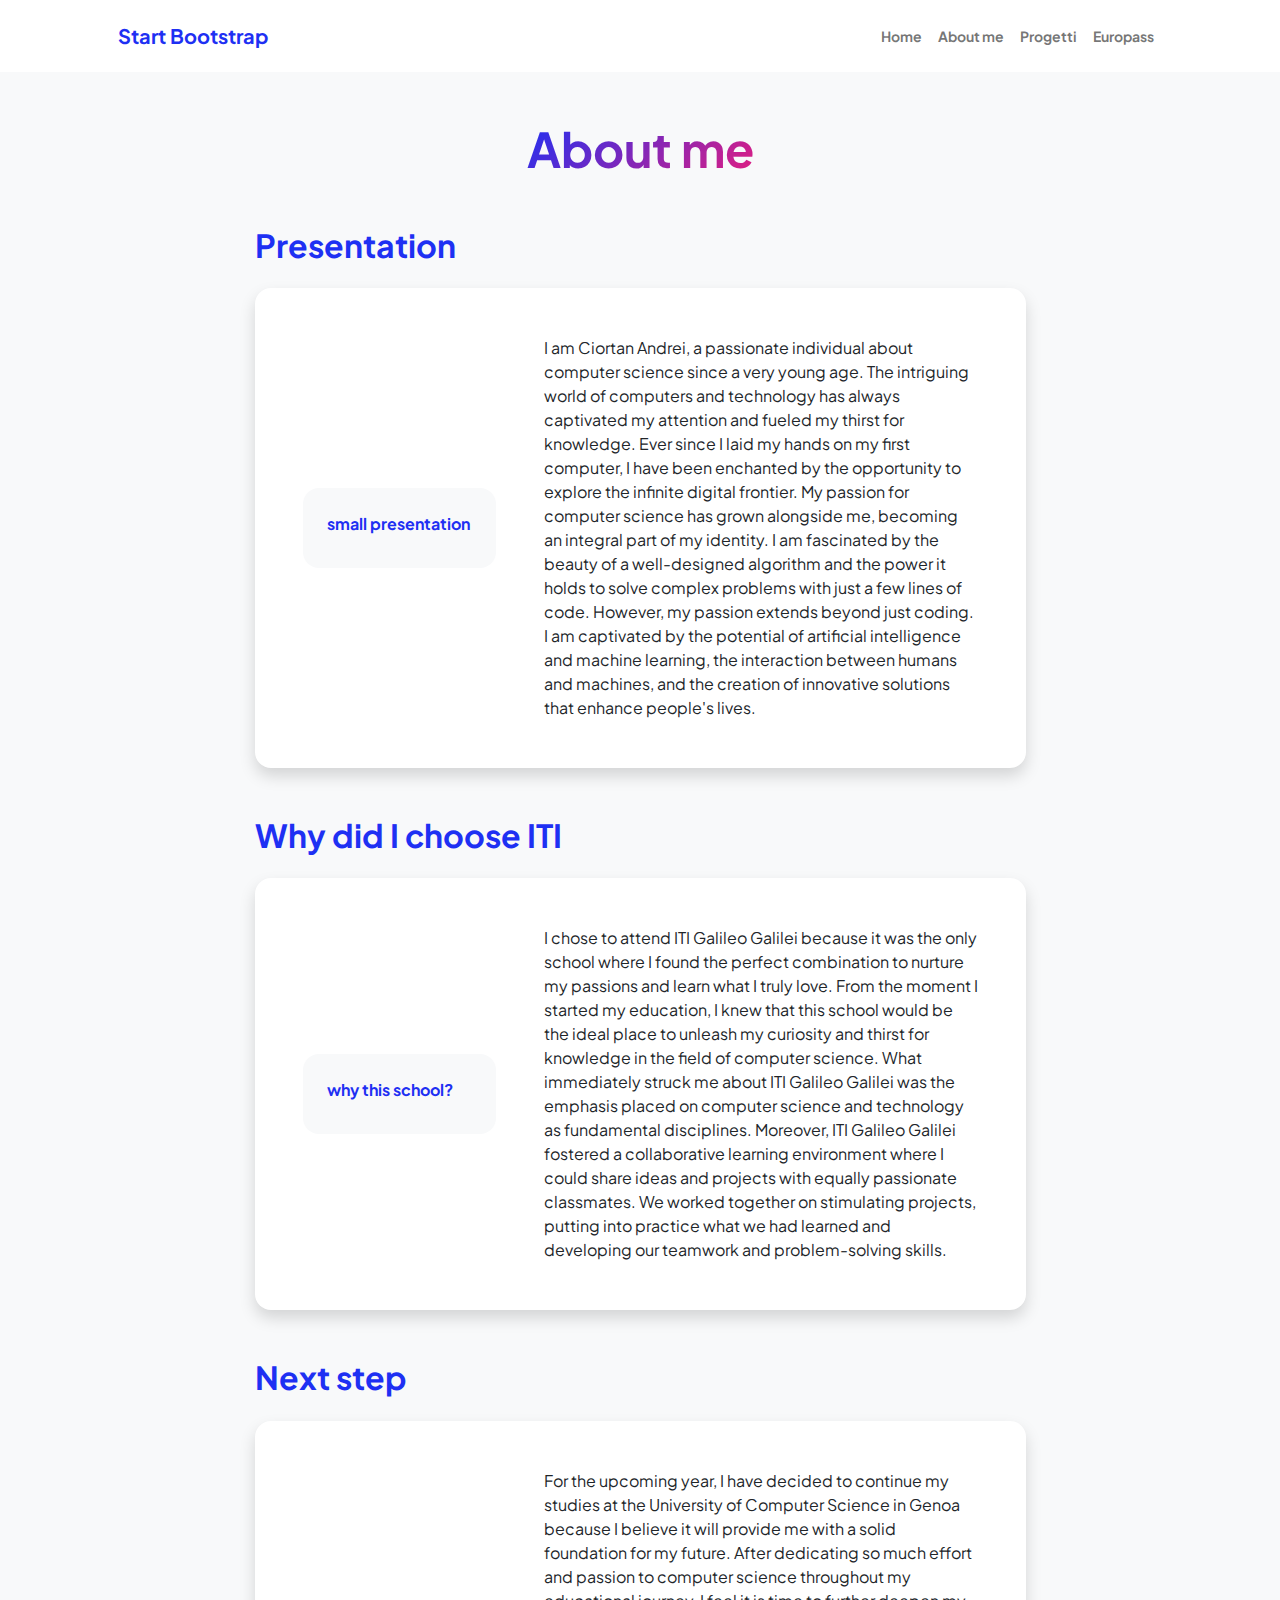
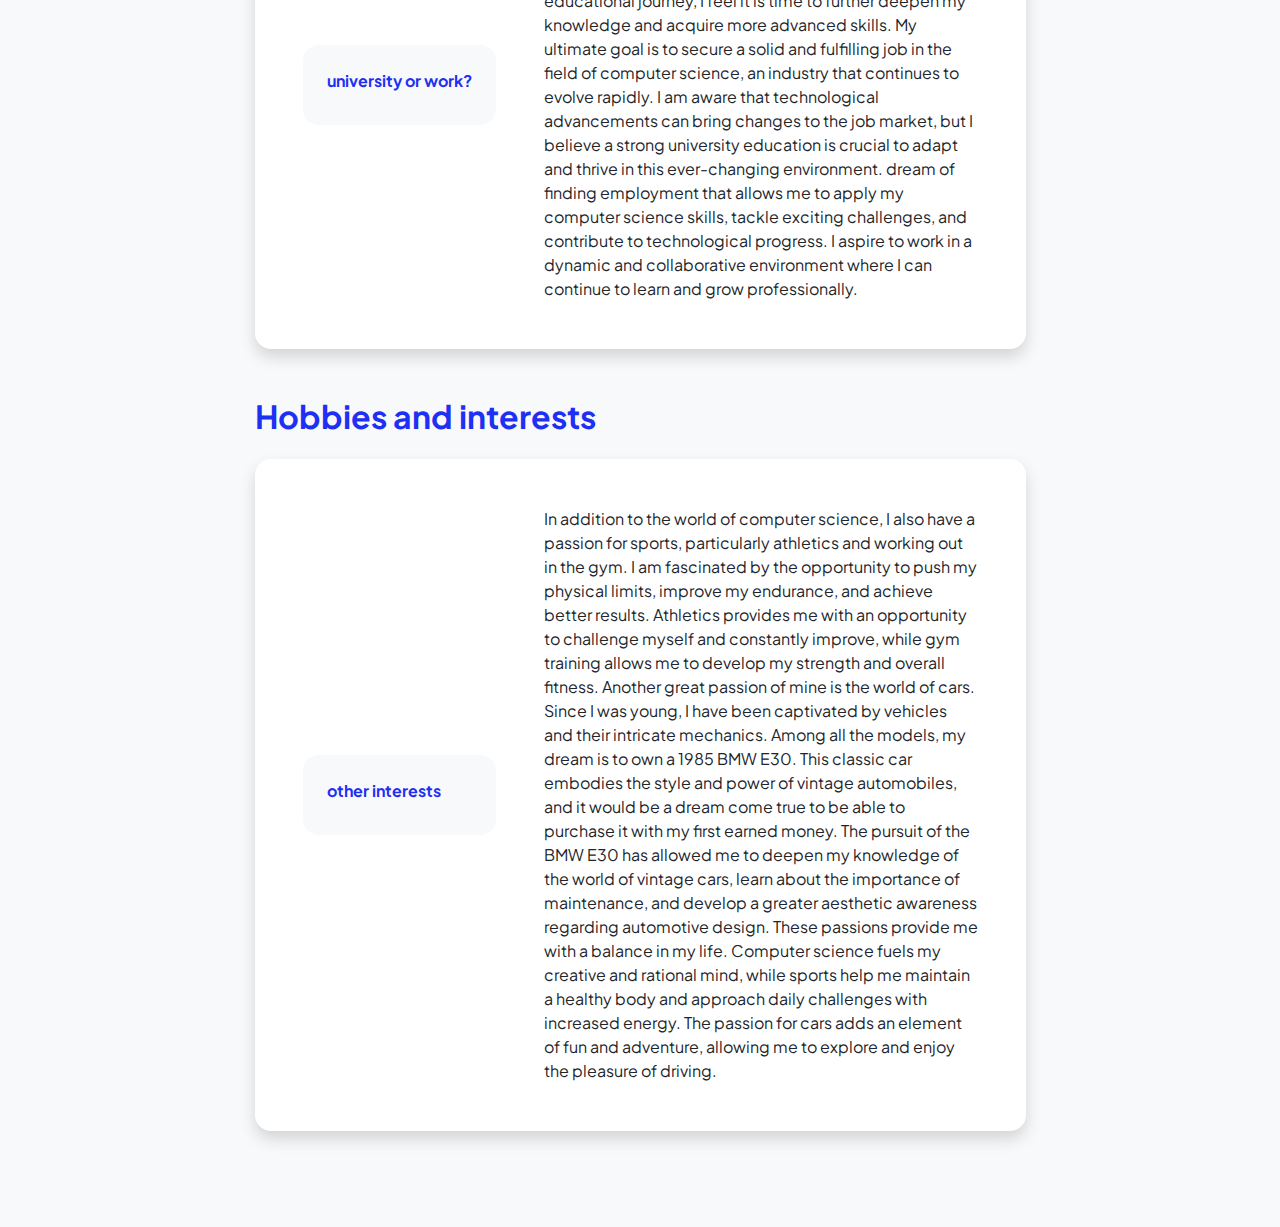
<file: resume.html>
<!DOCTYPE html>
<html lang="en">
    <head>
        <meta charset="utf-8" />
        <meta name="viewport" content="width=device-width, initial-scale=1, shrink-to-fit=no" />
        <meta name="description" content="" />
        <meta name="author" content="" />
        <title>Personal - Start Bootstrap Template</title>
        <!-- Favicon-->
        <link rel="icon" type="image/x-icon" href="assets/favicon.ico" />
        <!-- Custom Google font-->
        <link rel="preconnect" href="https://fonts.googleapis.com" />
        <link rel="preconnect" href="https://fonts.gstatic.com" crossorigin />
        <link href="https://fonts.googleapis.com/css2?family=Plus+Jakarta+Sans:wght@100;200;300;400;500;600;700;800;900&amp;display=swap" rel="stylesheet" />
        <!-- Bootstrap icons-->
        <link href="https://cdn.jsdelivr.net/npm/bootstrap-icons@1.8.1/font/bootstrap-icons.css" rel="stylesheet" />
        <!-- Core theme CSS (includes Bootstrap)-->
        <link href="css/styles.css" rel="stylesheet" />
    </head>
    <body class="d-flex flex-column h-100 bg-light">
        <main class="flex-shrink-0">
            <!-- Navigation-->
            <nav class="navbar navbar-expand-lg navbar-light bg-white py-3">
                <div class="container px-5">
                    <a class="navbar-brand" href="index.html"><span class="fw-bolder text-primary">Start Bootstrap</span></a>
                    <button class="navbar-toggler" type="button" data-bs-toggle="collapse" data-bs-target="#navbarSupportedContent" aria-controls="navbarSupportedContent" aria-expanded="false" aria-label="Toggle navigation"><span class="navbar-toggler-icon"></span></button>
                    <div class="collapse navbar-collapse" id="navbarSupportedContent">
                        <ul class="navbar-nav ms-auto mb-2 mb-lg-0 small fw-bolder">
                            <li class="nav-item"><a class="nav-link" href="index.html">Home</a></li>
                            <li class="nav-item"><a class="nav-link" href="resume.html">About me</a></li>
                            <li class="nav-item"><a class="nav-link" href="projects.html">Progetti</a></li>
                            <li class="nav-item"><a class="nav-link" href="https://europa.eu/europass/eportfolio/screen/profile?lang=it">Europass</a></li>
                        </ul>
                    </div>
                </div>
            </nav>
            <!-- Page Content-->
            <div class="container px-5 my-5">
                <div class="text-center mb-5">
                    <h1 class="display-5 fw-bolder mb-0"><span class="text-gradient d-inline">About me</span></h1>
                </div>
                <div class="row gx-5 justify-content-center">
                    <div class="col-lg-11 col-xl-9 col-xxl-8">
                        <!-- Experience Section-->
                        <section>
                            <div class="d-flex align-items-center justify-content-between mb-4">
                                <h2 class="text-primary fw-bolder mb-0">Presentation</h2>
                                <!-- Download resume button-->
                                <!-- Note: Set the link href target to a PDF file within your project-->
                               
                            </div>
                            <!-- Experience Card 1-->
                            <div class="card shadow border-0 rounded-4 mb-5">
                                <div class="card-body p-5">
                                    <div class="row align-items-center gx-5">
                                        <div class="col text-center text-lg-start mb-4 mb-lg-0">
                                            <div class="bg-light p-4 rounded-4">
                                                <div class="text-primary fw-bolder mb-2">small presentation</div>
                                                <div class="small fw-bolder"></div>
                                                <div class="small text-muted"></div>
                                                <div class="small text-muted"></div>
                                            </div>
                                        </div>
                                        <div class="col-lg-8"><div>I am Ciortan Andrei, a passionate individual about computer science since a very young age. 
                                            The intriguing world of computers and technology has always captivated my attention and fueled my thirst for knowledge. Ever since I laid my hands on my first computer, I have been enchanted by the opportunity to explore the infinite digital frontier.

                                            My passion for computer science has grown alongside me, becoming an integral part of my identity. I am fascinated by the beauty of a well-designed algorithm and the power it holds to solve complex problems with just a few lines of code.
                                            
                                            However, my passion extends beyond just coding. I am captivated by the potential of artificial intelligence and machine learning, the interaction between humans and machines, and the creation of innovative solutions that enhance people's lives.
                                            
                                            </div></div>
                                    </div>
                                </div>
                            </div>
                        </section>


                        <section>
                            <div class="d-flex align-items-center justify-content-between mb-4">
                                <h2 class="text-primary fw-bolder mb-0">Why did I choose ITI</h2>
                                <!-- Download resume button-->
                                <!-- Note: Set the link href target to a PDF file within your project-->
                               
                            </div>
                            <!-- Experience Card 1-->
                            <div class="card shadow border-0 rounded-4 mb-5">
                                <div class="card-body p-5">
                                    <div class="row align-items-center gx-5">
                                        <div class="col text-center text-lg-start mb-4 mb-lg-0">
                                            <div class="bg-light p-4 rounded-4">
                                                <div class="text-primary fw-bolder mb-2">why this school?</div>
                                                <div class="small fw-bolder"></div>
                                                <div class="small text-muted"></div>
                                                <div class="small text-muted"></div>
                                            </div>
                                        </div>
                                        <div class="col-lg-8"><div>I chose to attend ITI Galileo Galilei because it was the only school where I found the perfect combination to nurture my passions and learn what I truly love. From the moment I started my education, I knew that this school would be the ideal place to unleash my curiosity and thirst for knowledge in the field of computer science.

                                            What immediately struck me about ITI Galileo Galilei was the emphasis placed on computer science and technology as fundamental disciplines. Moreover, ITI Galileo Galilei fostered a collaborative learning environment where I could share ideas and projects with equally passionate classmates. We worked together on stimulating projects, putting into practice what we had learned and developing our teamwork and problem-solving skills.
                                            
                                            </div></div>
                                    </div>
                                </div>
                            </div>
                        </section>




                        <section>
                            <div class="d-flex align-items-center justify-content-between mb-4">
                                <h2 class="text-primary fw-bolder mb-0">Next step</h2>
                                <!-- Download resume button-->
                                <!-- Note: Set the link href target to a PDF file within your project-->
                               
                            </div>
                            <!-- Experience Card 1-->
                            <div class="card shadow border-0 rounded-4 mb-5">
                                <div class="card-body p-5">
                                    <div class="row align-items-center gx-5">
                                        <div class="col text-center text-lg-start mb-4 mb-lg-0">
                                            <div class="bg-light p-4 rounded-4">
                                                <div class="text-primary fw-bolder mb-2">university or work?</div>
                                                <div class="small fw-bolder"></div>
                                                <div class="small text-muted"></div>
                                                <div class="small text-muted"></div>
                                            </div>
                                        </div>
                                        <div class="col-lg-8"><div>For the upcoming year, I have decided to continue my studies at the University of Computer Science in Genoa because I believe it will provide me with a solid foundation for my future. After dedicating so much effort and passion to computer science throughout my educational journey, I feel it is time to further deepen my knowledge and acquire more advanced skills.
                                            My ultimate goal is to secure a solid and fulfilling job in the field of computer science, an industry that continues to evolve rapidly. I am aware that technological advancements can bring changes to the job market, but I believe a strong university education is crucial to adapt and thrive in this ever-changing environment.
                                             dream of finding employment that allows me to apply my computer science skills, tackle exciting challenges, and contribute to technological progress. I aspire to work in a dynamic and collaborative environment where I can continue to learn and grow professionally.</div></div>
                                    </div>
                                </div>
                            </div>
                        </section>




                        <section>
                            <div class="d-flex align-items-center justify-content-between mb-4">
                                <h2 class="text-primary fw-bolder mb-0">Hobbies and interests</h2>
                                <!-- Download resume button-->
                                <!-- Note: Set the link href target to a PDF file within your project-->
                               
                            </div>
                            <!-- Experience Card 1-->
                            <div class="card shadow border-0 rounded-4 mb-5">
                                <div class="card-body p-5">
                                    <div class="row align-items-center gx-5">
                                        <div class="col text-center text-lg-start mb-4 mb-lg-0">
                                            <div class="bg-light p-4 rounded-4">
                                                <div class="text-primary fw-bolder mb-2">other interests</div>
                                                <div class="small fw-bolder"></div>
                                                <div class="small text-muted"></div>
                                                <div class="small text-muted"></div>
                                            </div>
                                        </div>
                                        <div class="col-lg-8"><div>In addition to the world of computer science, I also have a passion for sports, particularly athletics and working out in the gym. I am fascinated by the opportunity to push my physical limits, improve my endurance, and achieve better results. Athletics provides me with an opportunity to challenge myself and constantly improve, while gym training allows me to develop my strength and overall fitness.
                                            Another great passion of mine is the world of cars. Since I was young, I have been captivated by vehicles and their intricate mechanics. Among all the models, my dream is to own a 1985 BMW E30. This classic car embodies the style and power of vintage automobiles, and it would be a dream come true to be able to purchase it with my first earned money. The pursuit of the BMW E30 has allowed me to deepen my knowledge of the world of vintage cars, learn about the importance of maintenance, and develop a greater aesthetic awareness regarding automotive design.
                                            These passions provide me with a balance in my life. Computer science fuels my creative and rational mind, while sports help me maintain a healthy body and approach daily challenges with increased energy. The passion for cars adds an element of fun and adventure, allowing me to explore and enjoy the pleasure of driving.</div></div>
                                    </div>
                                </div>
                            </div>
                        </section>
                            
        </footer>
        <!-- Bootstrap core JS-->
        <script src="https://cdn.jsdelivr.net/npm/bootstrap@5.2.3/dist/js/bootstrap.bundle.min.js"></script>
        <!-- Core theme JS-->
        <script src="js/scripts.js"></script>
    </body>
</html>
</file>
